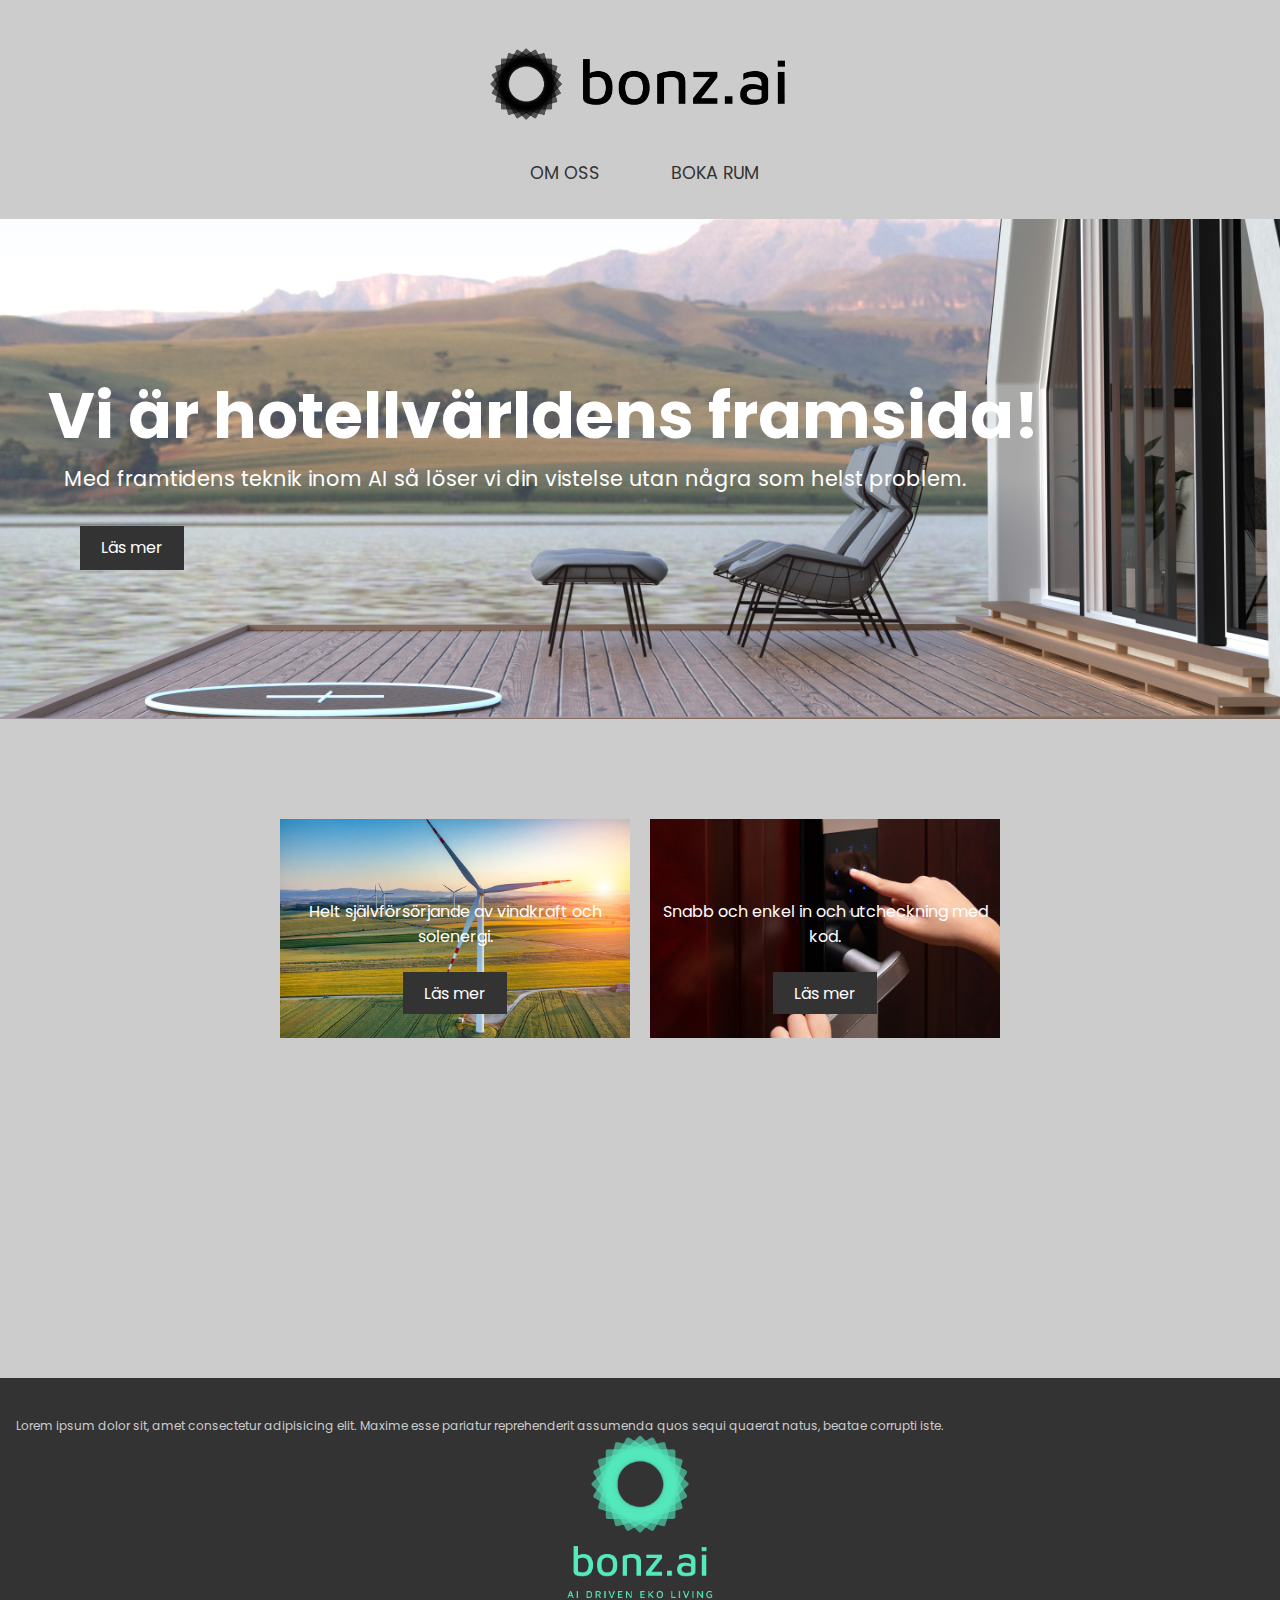
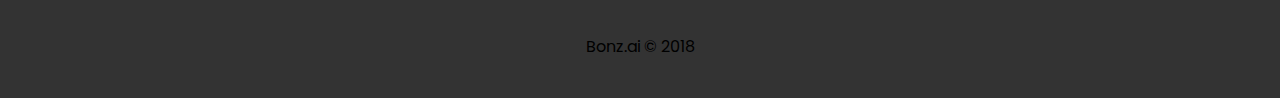
<file: index.html>
<!DOCTYPE html>
<html lang="en">
<head>
    <meta charset="UTF-8">
    <meta http-equiv="X-UA-Compatible" content="IE=edge">
    <meta name="viewport" content="width=device-width, initial-scale=1.0">
    <link rel="stylesheet" href="styles/style.css">
    <title>Examination</title>
</head>
<body>
    <div class="wrapper">
        <section class="header">
            <a href="#"><img src="imgs/bonz.ai-logo-black-landscape.png" alt=""></a>
        </section>
        <nav class="main-nav">
            <ul>
                <li>
                    <a href="about-us.html"> Om oss</a>
                </li>
                <li>
                    <a href="reserve.html"> Boka rum</a>
                </li>
            </ul>
        </nav>
        <section class="top-container">
            <header class="showcase">
            <h1>Vi är hotellvärldens framsida!</h1>
            <p>Med framtidens teknik inom AI så löser vi din vistelse utan några som helst problem.</p>
            <a href="#" class="btn">Läs mer</a>
            </header>
        </section>

            <section class="boxes">
                <article class="box box1">
                    <p>Helt självförsörjande av vindkraft och solenergi.</p>
                    <a href="#" class="btn">Läs mer</a>
                </article>

                <article class="box box2">
                    <p>Snabb och enkel in och utcheckning med kod.</p>
                    <a href="#" class="btn">Läs mer</a>
                </article>
            </section>

            <footer>
                <section class="information">
                    <aside>Lorem ipsum dolor sit, amet consectetur adipisicing elit. Maxime esse pariatur reprehenderit assumenda quos sequi quaerat natus, beatae corrupti iste.
                    </aside>
                </section>

                <figure class="information__logo"> <img src="imgs/bonz.ai-logo-color-portrait-full.png" alt=""></figure>
                <div class="copywrite">
                    <p>Bonz.ai &copy; 2018</p>
                    </div>
            </footer>
    </div>
    
</body>
</html>
</file>
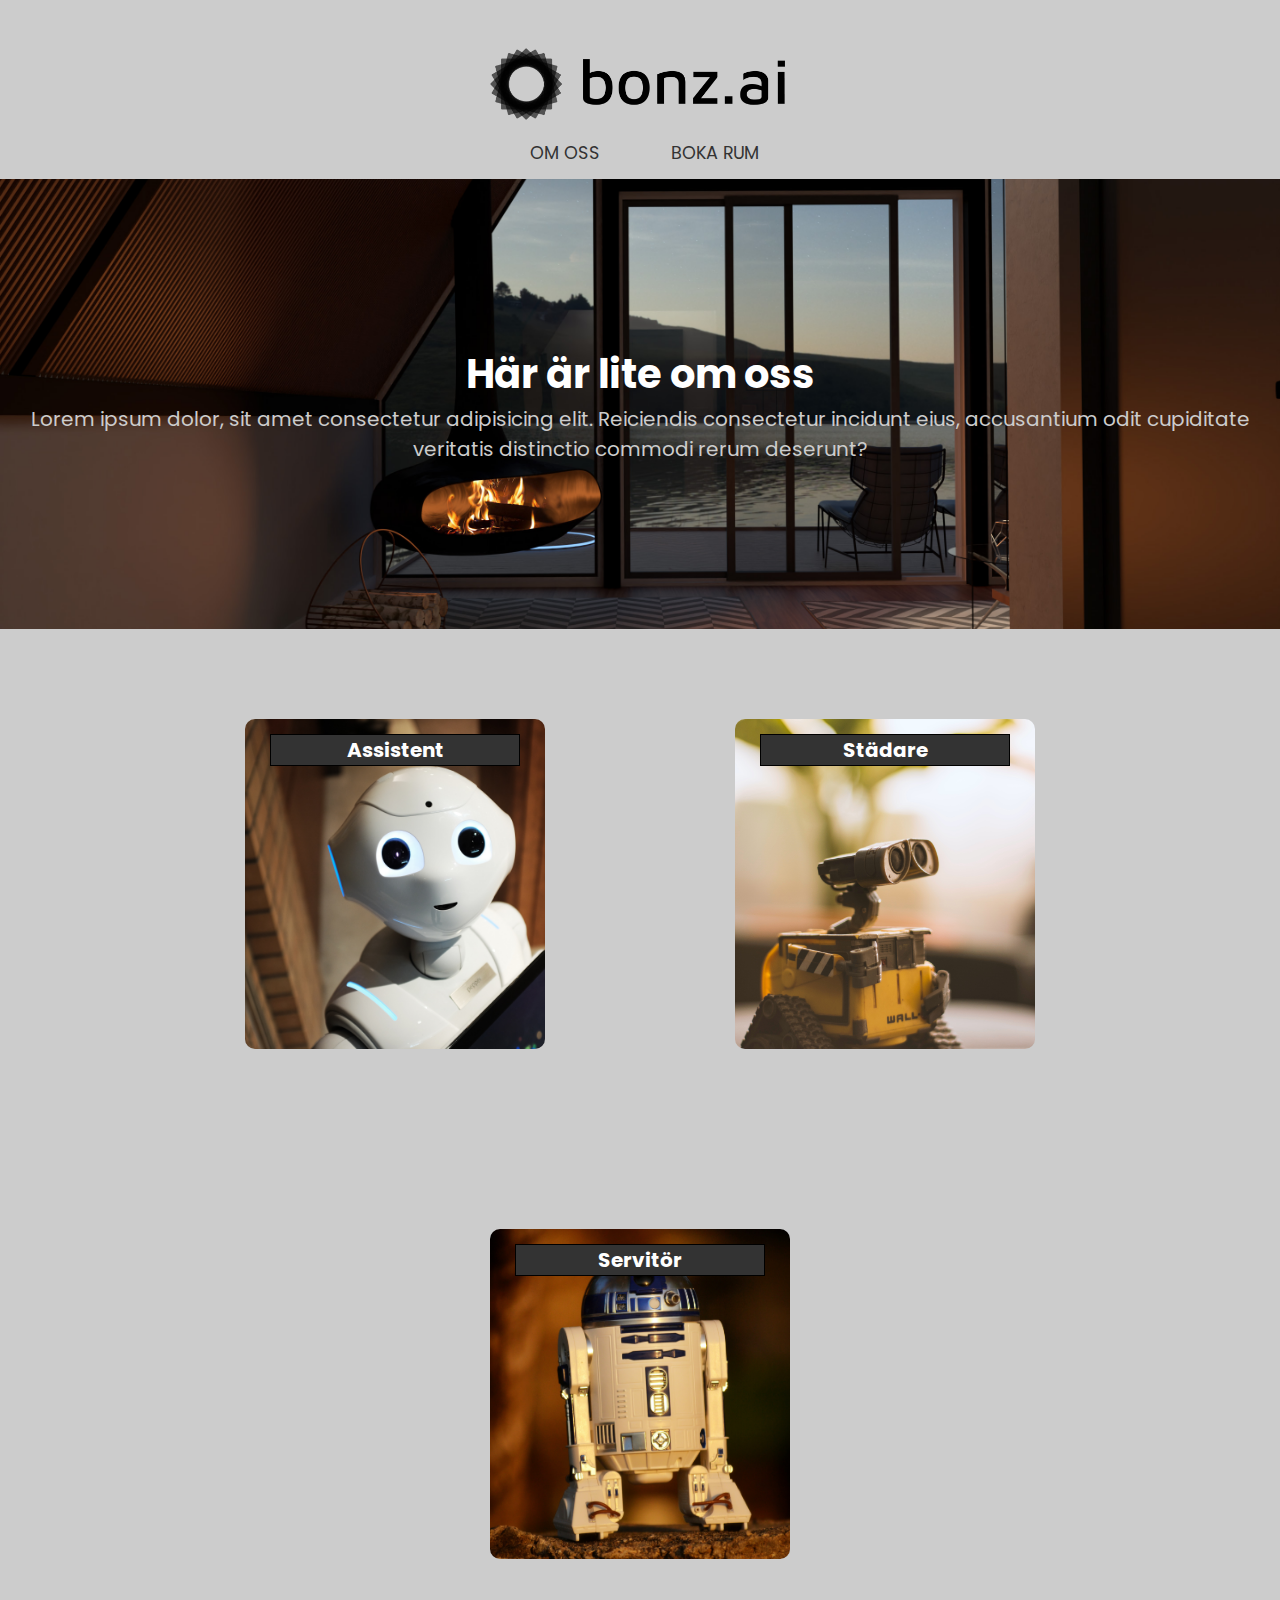
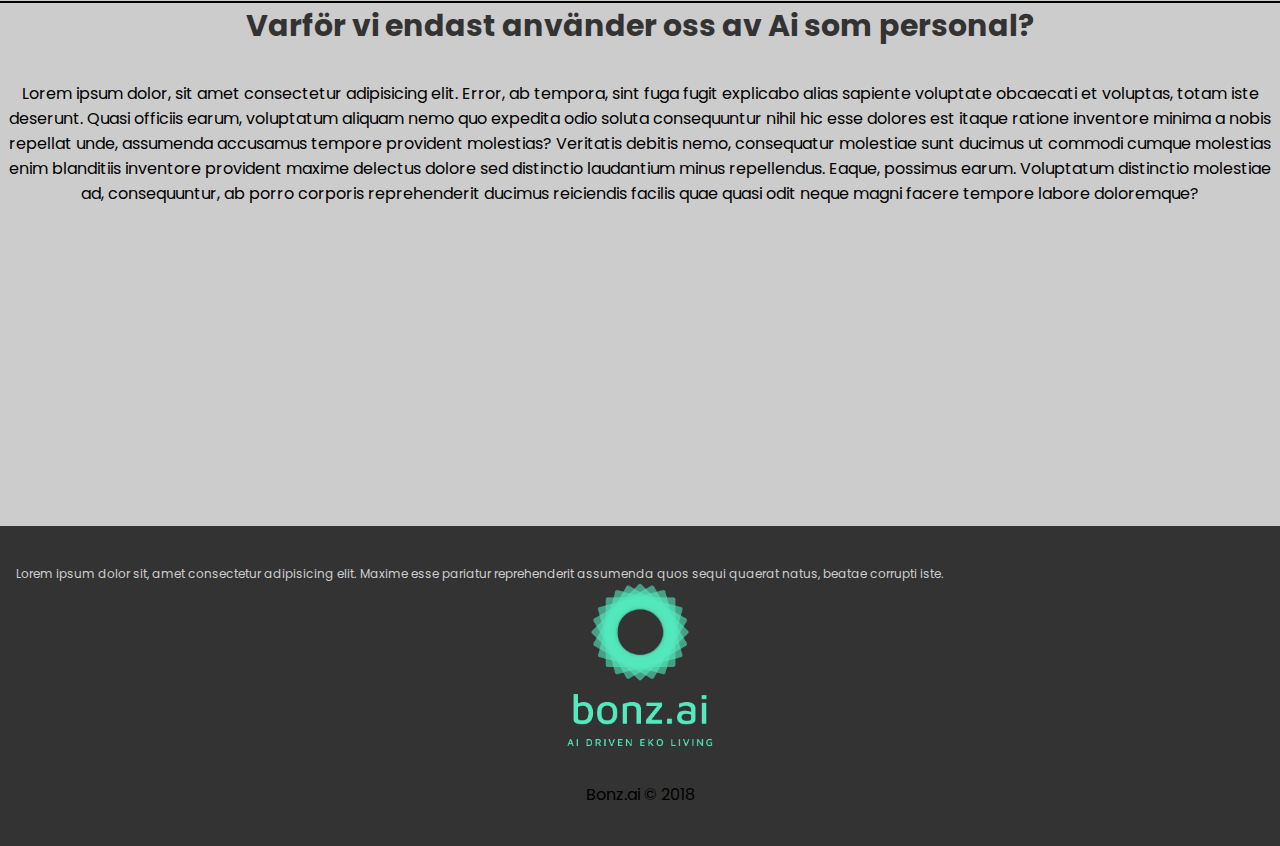
<file: about-us.html>
<!DOCTYPE html>
<html lang="en">
<head>
    <meta charset="UTF-8">
    <meta http-equiv="X-UA-Compatible" content="IE=edge">
    <meta name="viewport" content="width=device-width, initial-scale=1.0">
    <link rel="stylesheet" href="styles/style.css">
    <title>Om oss</title>
</head>
<body>
    <div class="wrapper-about-us">
        <section class="header">
            <a href="index.html"><img src="imgs/bonz.ai-logo-black-landscape.png" alt=""></a>
        </section>
        <nav class="main-nav">
            <ul>
                <li>
                    <a href="about-us.html"> Om oss</a>
                </li>
                <li>
                    <a href="reserve.html"> Boka rum</a>
                </li>
            </ul>
        </nav>

        <section class="top-container-about-us">
            <article class="title">
                <h1> Här är lite om oss</h1>
                <p>Lorem ipsum dolor, sit amet consectetur adipisicing elit. 
                    Reiciendis consectetur incidunt eius, 
                    accusantium odit cupiditate veritatis distinctio commodi rerum deserunt?</p>
                </article>
        </section>
        
        <section class="cards">
            <article class="card card1">
                <h5> Assistent</h5>
            </article>
            <article class="card card2">
                <h5> Städare</h5>
            </article>
            <article class="card card3">
                <h5> Servitör</h5>
            </article>
        </section>

        <section class="about__workers">
            <h5>Varför vi endast använder oss av Ai som personal?</h5>
            <p> Lorem ipsum dolor, sit amet consectetur adipisicing elit. 
                Error, ab tempora, sint fuga fugit explicabo alias sapiente 
                voluptate obcaecati et voluptas, totam iste deserunt. 
                Quasi officiis earum, voluptatum aliquam nemo quo expedita 
                odio soluta consequuntur nihil hic esse dolores est itaque 
                ratione inventore minima a nobis repellat unde, assumenda 
                accusamus tempore provident molestias? Veritatis debitis nemo,
                consequatur molestiae sunt ducimus ut commodi cumque molestias
                enim blanditiis inventore provident maxime delectus dolore sed 
                distinctio laudantium minus repellendus. Eaque, possimus earum. 
                Voluptatum distinctio molestiae ad, consequuntur, ab 
                porro corporis reprehenderit ducimus reiciendis facilis quae 
                quasi odit neque magni facere tempore labore doloremque?</p>
        </section>
    </div>



    <footer>
        <section class="information">
            <aside>Lorem ipsum dolor sit, amet consectetur adipisicing elit. Maxime esse pariatur reprehenderit assumenda quos sequi quaerat natus, beatae corrupti iste.
            </aside>
        </section>

        <figure class="information__logo"> <img src="imgs/bonz.ai-logo-color-portrait-full.png" alt=""></figure>
        <div class="copywrite">
            <p>Bonz.ai &copy; 2018</p>
            </div>
    </footer>
</body>
</html>
</file>
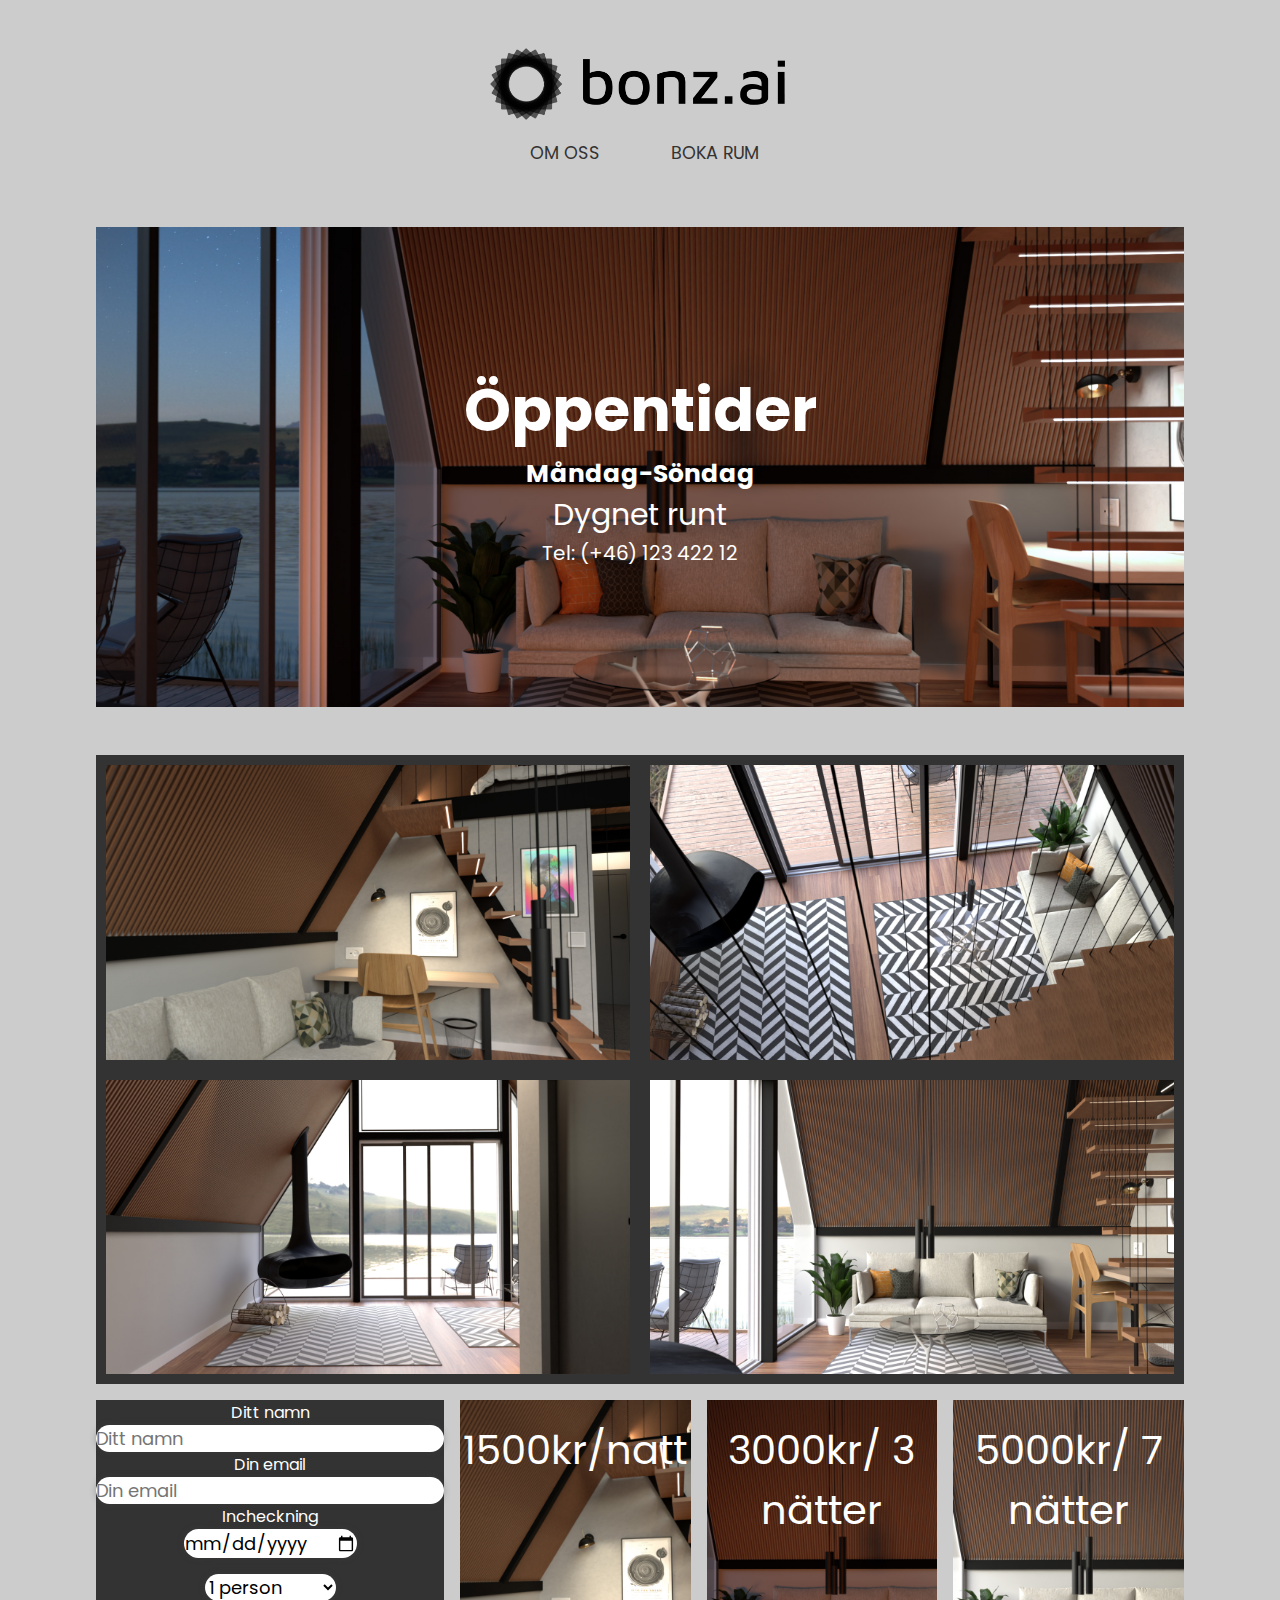
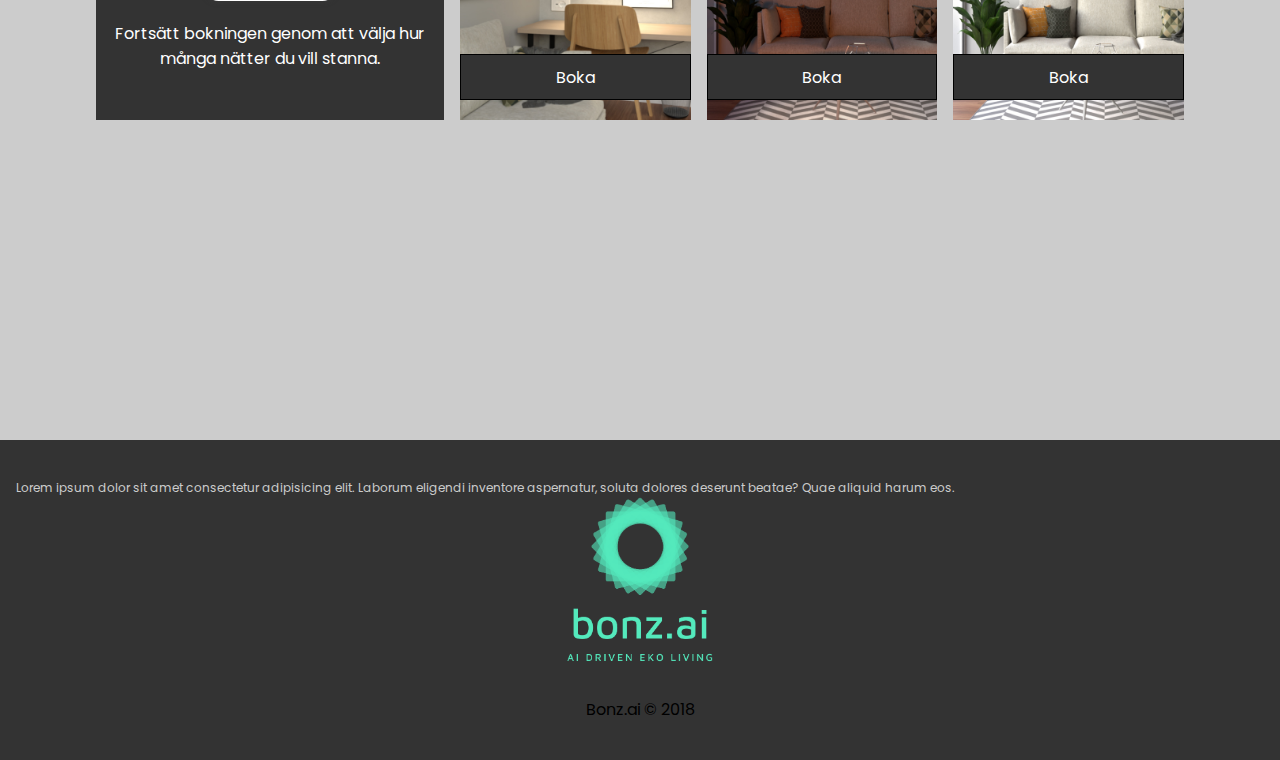
<file: reserve.html>
<!DOCTYPE html>
<html lang="en">
<head>
    <meta charset="UTF-8">
    <meta http-equiv="X-UA-Compatible" content="IE=edge">
    <meta name="viewport" content="width=device-width, initial-scale=1.0">
    <link rel="stylesheet" href="styles/style.css">
    <title>Boknings sida</title>
</head>
<body>
    <div class="wrapper-reserve">
        <section class="header">
            <a href="index.html"><img src="imgs/bonz.ai-logo-black-landscape.png" alt=""></a>
        </section>
        <nav class="main-nav">
            <ul>
                <li>
                    <a href="about-us.html"> Om oss</a>
                </li>
                <li>
                    <a href="reserve.html"> Boka rum</a>
                </li>
            </ul>
        </nav>
        <section class="general__information">
            <article class="general__information__times">
                <h1>Öppentider</h1>
                <h5>Måndag-Söndag</h5>
                <p>Dygnet runt</p>
                <aside> Tel: (+46) 123 422 12</aside>
            </article>
        </section>

       

        <section class="box-pictures">
                <img src="imgs/01-day.jpg" alt="">
                <img src="imgs/07-day.jpg" alt="">
                <img src="imgs/08-day.jpg" alt="">
                <img src="imgs/05-day.jpg" alt="">
        </section>

        <div class="reservation__wrapper">
            <section class="reservation">
                <article class="reservation__information name">
                    <p>Ditt namn</p>
                    <input type="text" placeholder="Ditt namn">
                </article>
                <article class="reservation__information email">
                    <p>Din email</p>
                    <input type="email" placeholder="Din email">
                </article>
                    <article class="reservation__information date">
                    <p>Incheckning</p>
                    <input type="date">
                    </article>
                <article class="reservation__information amount">
                <select name="select" id="#">
                    <option value="1">1 person</option>
                    <option value="2">2 personer</option>
                    <option value="3">3 personer</option>
                    <option value="4">4 personer</option>
                    <option value="5">5 personer</option>
                    <option value="5+">5+ personer</option>
                </select>
                <article>
                    <p> Fortsätt bokningen genom att välja hur många nätter
                        du vill stanna.
                    </p>
                </article>
                </article>
            </section>

            <section class="stay stay1">
                <article class="day day1">
                    <p>1500kr/natt</p>
                    <a href="#" class="btn"> Boka</a>
                </article>

            </section>
            <section class="stay stay2">
                <article class="day day1">
                    <p>3000kr/ 3 nätter</p>
                    <a href="#" class="btn"> Boka</a>
                </article>

            </section>
            <section class="stay stay3">
                <article class="day day1">
                    <p>5000kr/ 7 nätter</p>
                    <a href="#" class="btn"> Boka</a>
                </article>
            </section>
            
        </div>

        
        </div>
        <footer>
            <section class="information">
                <aside> Lorem ipsum dolor sit amet consectetur adipisicing elit. Laborum eligendi inventore aspernatur, soluta dolores deserunt beatae? Quae aliquid harum eos.
                </aside>
            </section>
            
            <figure class="information__logo"> <img src="imgs/bonz.ai-logo-color-portrait-full.png" alt=""></figure>
            <div class="copywrite">
                <p>Bonz.ai &copy; 2018</p>
                </div>
            </footer>

</body>
</html>
</file>
<file: styles/style.css>
@import url('https://fonts.googleapis.com/css2?family=Poppins&display=swap');
* {
    box-sizing: border-box;
    margin: 0;
    padding: 0;
}

body {
    background: #ccc;
    font-family: 'Poppins', sans-serif;
}

/* Design on all buttons */
.btn {
    background-color: #333;
    color: #fff;
    border: 0;
    text-decoration: none;  
    padding: 0.6rem 1.3rem;
}

img {
    max-width: 100%;    
}

.wrapper {
    display: grid;
    grid-gap: 20px;
}

.header {
    display: flex;
    justify-content: center;
    margin-top: 3rem;
}

.header img {
    width: 300px;
}

/* Navigation */

.main-nav ul {
    display: grid;
    list-style: none;
    grid-template-columns: repeat(2, 150px);
    justify-content: center;
}

.main-nav a {
    display: block;
    text-decoration: none;
    padding: 0.8rem;
    text-align: center;
    color: #333;
    text-transform: uppercase;
    font-size: 1.1rem;  
}

.main-nav a:hover {
    background: #fff;
    transition: width 1s, height 1s, background-color 1s, transform 0.1s;
}

.main-nav img {
    width: 200px;
}
/* Top container with img */
.top-container {
    display: grid;
    grid-gap: 20px;
    grid-template-areas:
        'showcase showcase '
        'showcase showcase ';
}

.showcase {
    grid-area: showcase;
    min-height: 500px;
    background-image: url("../imgs/09-day.jpg");
    background-size: cover;
    background-position: bottom;
    display: flex;
    flex-direction: column;
    align-items: flex-start;
    justify-content: center;
}

.showcase h1 {
    font-size: 4rem;
    margin-left: 3rem;
    color: #fff;
}

.showcase p {
    font-size: 1.3rem;
    margin-left: 4rem;
    color: #fff;
}

.showcase a {
    margin-left: 5rem;
    margin-top: 2rem;
}

.showcase a:hover {
    background-color: #ccc;
    transition: width 1s, height 1s, background-color 1s, transform 0.1s;
    color: #333;
}

/* Two boxes under showcase */

.boxes {
    display: grid;
    grid-template-columns: repeat(auto-fit, minmax(350px, 350px));
    grid-gap: 20px;
    justify-content: center;
}

.box  {
    text-align: center;
    padding-top: 5rem;
    padding-bottom: 2rem;
    margin-top: 5rem;
}

.box a:hover {
    background-color: #ccc;
    transition: width 1s, height 1s, background-color 1s, transform 0.1s;
    color: #333;
}

.box p {
    margin-bottom: 2rem;
}

.box1 {
    background-image: url('../imgs/windmill.jpg');
    background-position: center;
    background-size: cover;
    color: #fff;
}

.box2 {
    background-image: url('../imgs/codelock.jpg');
    background-position: center;
    background-size: cover;
    color: #fff;
}

/* Footer  */

footer {
    display: flex;
    justify-content: center;
    align-items: center;
    flex-direction: column;
    background-color: #333;
    margin: 20rem auto 0 auto;
    width: 100%;
    height: 20rem;
}

.information {
    display: flex;
    flex-direction: column;
    align-self: flex-start;
    margin-left: 1rem;
}
.information aside {
    color: #ccc;
    font-size: 12px;
}

.information__logo {
    display: flex;
    justify-content: center;
    width: 150px;
    align-items: center;
    margin-bottom: 2rem;
}

/* Booking page  */

.wrapper-reserve {
    display: flex;
    margin: 0 6rem 0 6rem;
    justify-content: center;
    flex-direction: column;
    text-align: center;
}

.general__information__times {
    text-align: center;
    font-size: 30px;
}

.general__information__times aside {
    font-size: 20px;
}

.general__information {
    background-image: url(../imgs/05-night.jpg);
    background-position: center;
    background-size: cover;
    background-repeat: no-repeat;
    margin-top: 3rem;
    height: 30rem;
    color: #fff;
    display: flex;
    justify-content: center;
    align-items: center;
}

.booking__information {
    color: #333;
    font-size: 40px;
    text-align: center;
}

.box-pictures {
    display: grid;
    grid-template-columns: repeat(2, 1fr);
    position: relative;
    margin-top: 3rem;
}

.box-pictures img {
    border: 10px solid #333;
}

.reservation__wrapper {
    display: grid;
    grid-template-columns: repeat(4, 1fr);
    grid-gap: 1rem;
    margin-top: 1rem;
    align-items: center;
}

.reservation {
    background-color: #333;
    height: 20rem;
    color: #fff;
}

.stay {
    display: flex;
    position: relative;
    justify-content: center;
    align-items: center;
    height: 20rem;
    color: #fff;
    background-position: center;
    background-size: cover;
}

.stay1 {
    background-image: url("../imgs/01-day.jpg");
}
.stay2 {
    background-image: url("../imgs/05-night.jpg");
}
.stay3 {
    background-image: url("../imgs/05-day.jpg");
}

.stay p {
    position: absolute;
    font-size: 40px;
    left: 0;
    right: 0;
    top: 20px;
}

.stay a {
    border: 1px solid black;
    position: absolute;
    bottom: 20px;
    left: 0;
    right: 0;
}

.stay a:hover {
    background-color: rgb(87, 85, 85);
    transition: width 1s, height 1s, background-color 1s, transform 0.1s;
}

input {
    padding: 0px;
    font-size: 18px;
    border-width: 0px;
    border-color: #ffffff;
    background-color: #ffffff;
    color: #000000;
    border-style: solid;
    border-radius: 50px;
    box-shadow: 0px 0px 6px rgba(66,66,66,.37);
    font-family: 'Poppins', sans-serif;
}

select {
    padding: 0px;
    font-size: 18px;
    border-width: 0px;
    border-color: #ffffff;
    background-color: #ffffff;
    color: #000000;
    border-style: solid;
    border-radius: 50px;
    box-shadow: 0px 0px 6px rgba(66,66,66,.37);
    font-family: 'Poppins', sans-serif;
    margin-top: 1rem;
    margin-bottom: 20px;
}

/* About us page */

.top-container-about-us {
    display: flex;
    height: 50vh;
    align-items: center;
    background-image: url(../imgs/08-night.jpg);
    background-position: center;
    background-size: cover;
    text-align: center;
    justify-content: center;
}

.title h1 {
    color: #fff;
    font-size: 40px;
}

.title p {
    color: #ccc;
    font-size: 20px;
}

.cards {
    display: flex;
    justify-content: center;
    flex-wrap: wrap;
    margin-top: 5rem;
    gap: 10rem;
}
.cards h5 {
    color: #fff;
    text-align: center;
    font-size: 20px;
    border: 1px solid black;
    background-color: #333;
}

.card {
    width: 300px;
    height: 330px;
    display: inline-block;
    border-radius: 10px;
    padding: 15px 25px ;
    margin: 10px 15px;
    background-image: url('../imgs/assistantrobot.jpg');
    background-position: center;
    background-size: cover;
}

.card1 {
    background-image: url('../imgs/assistantrobot.jpg');
}

.card2 {
    background-image: url('../imgs/cleanerrobot.jpg');
}

.card3 {
    background-image: url('../imgs/waitressrobot.jpg');
}

.about__workers {
    margin-top: 2rem;
    text-align: center;
}

.about__workers h5 {
    color: #333;
    text-align: center;
    font-size: 30px;
    border-top: 2px solid black;
    margin-bottom: 2rem;
}





@media screen and (max-width: 600px) {
    .wrapper-reserve {
        margin: 0;
    }

    .box-pictures {
        grid-template-columns: 1fr;
    }

    .box-pictures img {
        border: 2px solid #333;
    }

    .booking__information {
        color: #333;
        font-size: 20px;
        text-align: center;
    }

    .reservation__wrapper {
        grid-template-columns: 1fr;
    }


}
</file>
